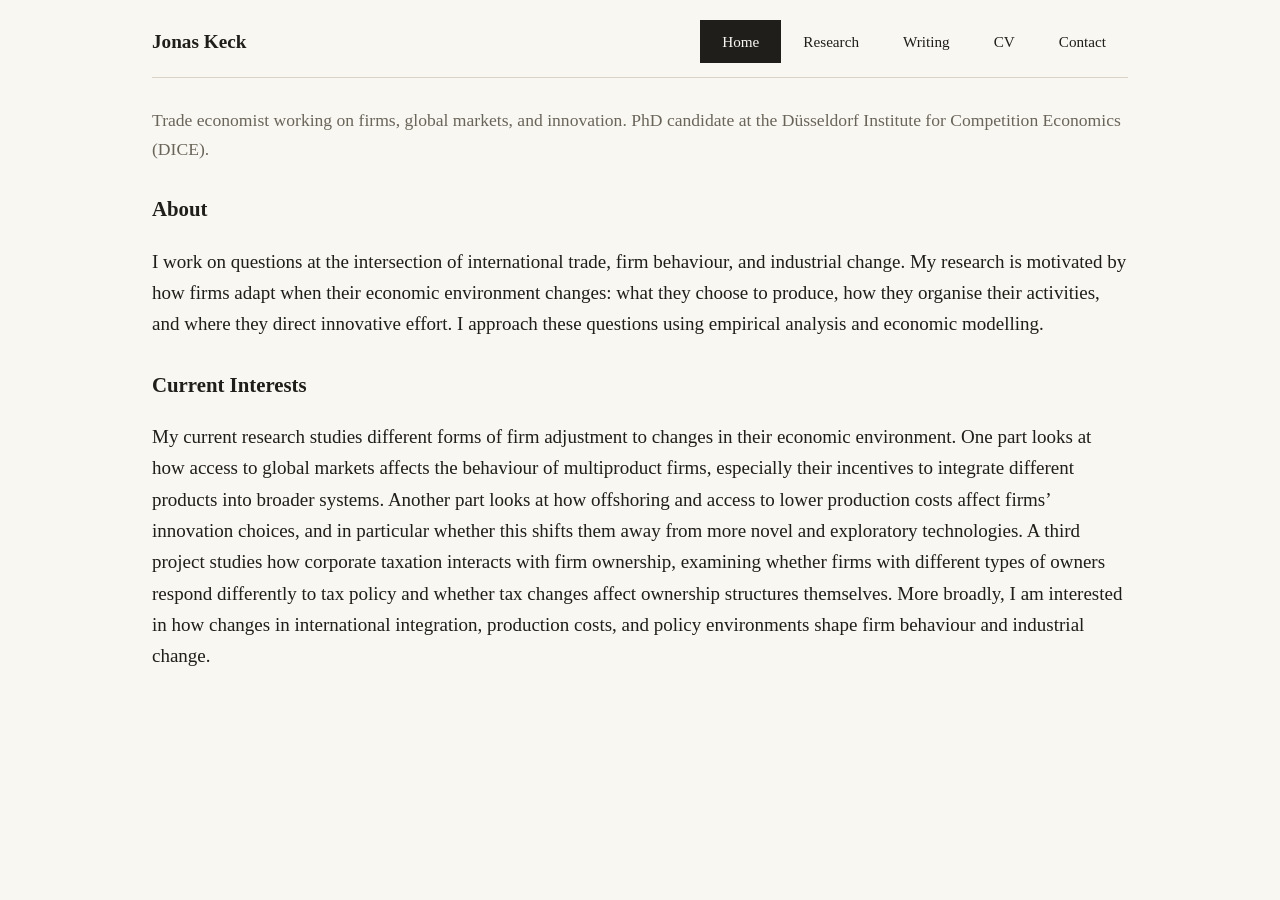
<file: index.html>
<!DOCTYPE html>
<html lang="en">
<head>
  <meta charset="UTF-8" />
  <meta name="viewport" content="width=device-width, initial-scale=1.0" />
  <title>Jonas Keck | Home</title>
  <link rel="stylesheet" href="style.css" />
</head>
<body>
  <div class="site-container">
    <header class="site-header">
      <div class="site-title"><a href="index.html">Jonas Keck</a></div>
      <nav class="site-nav">
        <a href="index.html" class="active">Home</a>
        <a href="research.html">Research</a>
        <a href="writing.html">Writing</a>
        <a href="cv.html">CV</a>
        <a href="contact.html">Contact</a>
      </nav>
    </header>

    <main class="page-content">
      <section class="hero">
        <p class="tagline">Trade economist working on firms, global markets, and innovation. PhD candidate at the Düsseldorf Institute for Competition Economics (DICE).</p>
      </section>

      <section class="content-block">
        <h2>About</h2>
        <p>
        I work on questions at the intersection of international trade, firm behaviour, and industrial change. My research is motivated by how firms adapt when their economic environment changes: what they choose to produce, how they organise their activities, and where they direct innovative effort. I approach these questions using empirical analysis and economic modelling.
        </p>
      </section>

      <section class="content-block">
        <h2>Current Interests</h2>
        <p>
          My current research studies different forms of firm adjustment to changes in their economic environment. One part looks at how access to global markets affects the behaviour of multiproduct firms, especially their incentives to integrate different products into broader systems. Another part looks at how offshoring and access to lower production costs affect firms’ innovation choices, and in particular whether this shifts them away from more novel and exploratory technologies. A third project studies how corporate taxation interacts with firm ownership, examining whether firms with different types of owners respond differently to tax policy and whether tax changes affect ownership structures themselves. More broadly, I am interested in how changes in international integration, production costs, and policy environments shape firm behaviour and industrial change.
        </p>  
        </section>
    </main>
  </div>
</body>
</html>
</file>
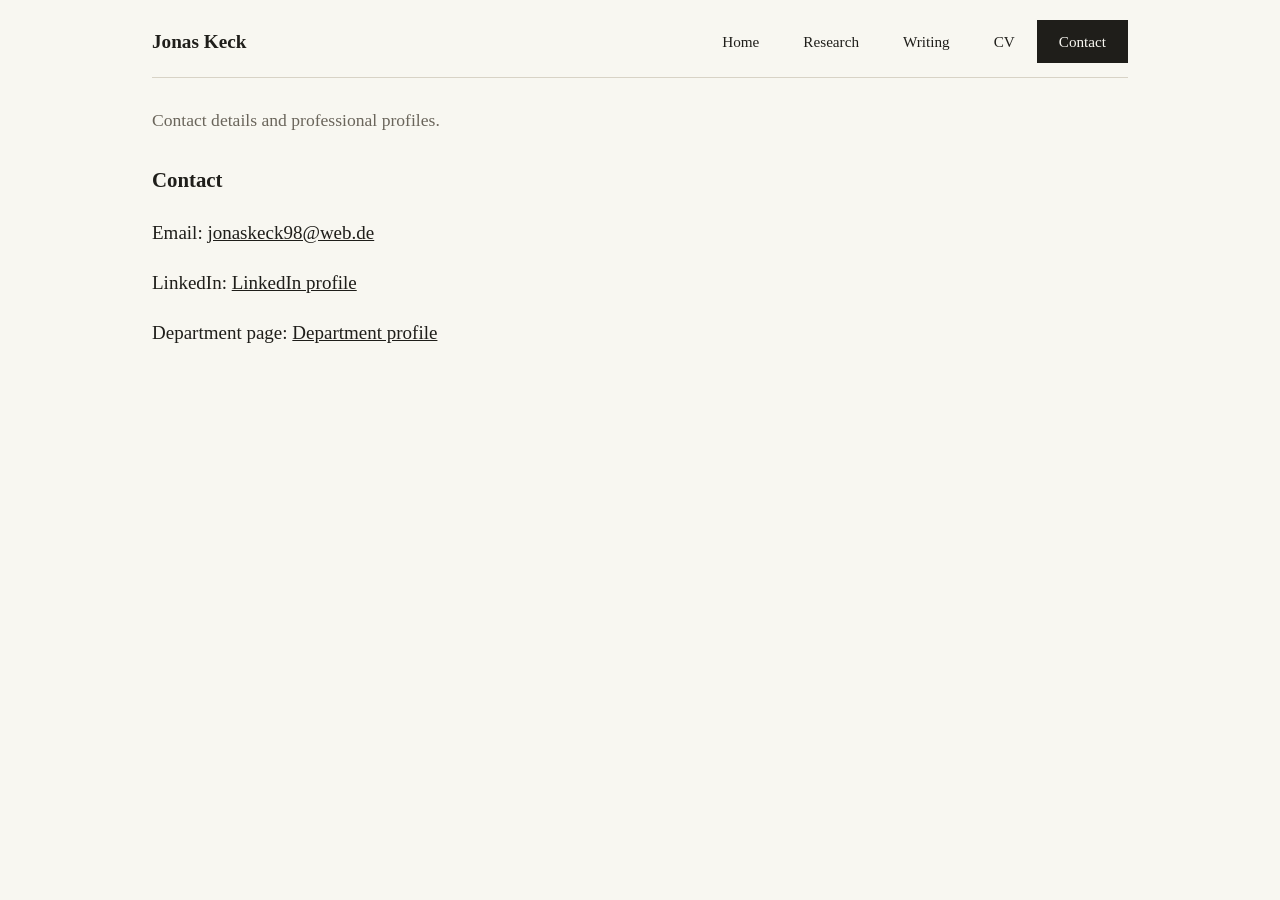
<file: contact.html>
<!DOCTYPE html>
<html lang="en">
<head>
  <meta charset="UTF-8" />
  <meta name="viewport" content="width=device-width, initial-scale=1.0" />
  <title>Jonas Keck | Contact</title>
  <link rel="stylesheet" href="style.css" />
</head>
<body>
  <div class="site-container">
    <header class="site-header">
      <div class="site-title"><a href="index.html">Jonas Keck</a></div>
      <nav class="site-nav">
        <a href="index.html">Home</a>
        <a href="research.html">Research</a>
        <a href="writing.html">Writing</a>
        <a href="cv.html">CV</a>
        <a href="contact.html" class="active">Contact</a>
      </nav>
    </header>

    <main class="page-content">
      <section class="hero">
        <p class="tagline">
          Contact details and professional profiles.
        </p>
      </section>

      <section class="content-block">
        <h2>Contact</h2>
        <p>Email: <a href="mailto:jonaskeck98@web.de">jonaskeck98@web.de</a></p>
        <p>
          LinkedIn:
          <a href="https://www.linkedin.com/in/jmkeck/" target="_blank" rel="noopener noreferrer">LinkedIn profile</a>
        </p>
        <p>
          Department page:
          <a href="https://www.dice.hhu.de/en/dice/people/doctoral-researchers/jonas-keck-msc" target="_blank" rel="noopener noreferrer">Department profile</a>
        </p>
      </section>
    </main>
  </div>
</body>
</html>
</file>
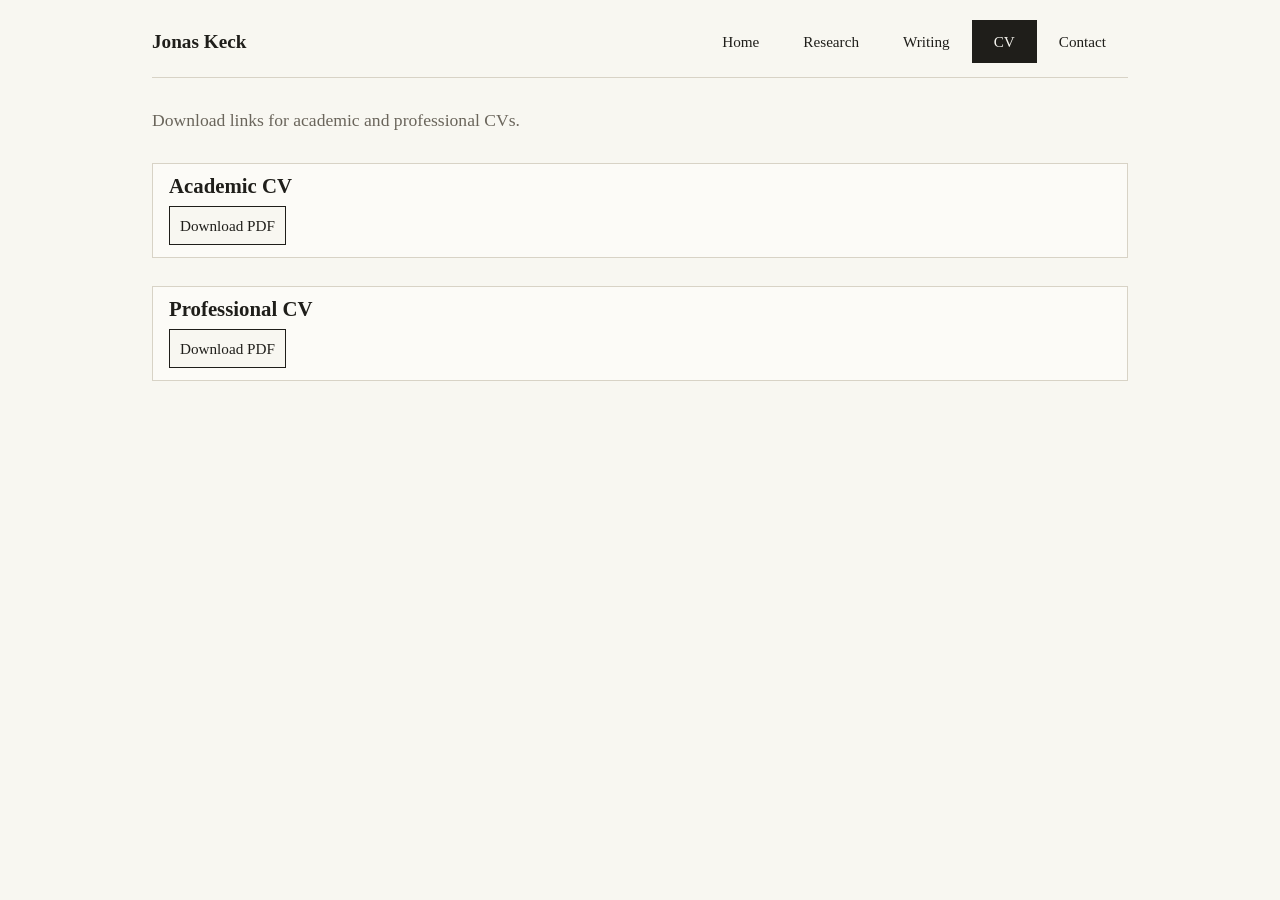
<file: cv.html>
<!DOCTYPE html>
<html lang="en">
<head>
  <meta charset="UTF-8" />
  <meta name="viewport" content="width=device-width, initial-scale=1.0" />
  <title>Jonas Keck | CV</title>
  <link rel="stylesheet" href="style.css" />
</head>
<body>
  <div class="site-container">
    <header class="site-header">
      <div class="site-title"><a href="index.html">Jonas Keck</a></div>
      <nav class="site-nav">
        <a href="index.html">Home</a>
        <a href="research.html">Research</a>
        <a href="writing.html">Writing</a>
        <a href="cv.html" class="active">CV</a>
        <a href="contact.html">Contact</a>
      </nav>
    </header>

    <main class="page-content">
      <section class="hero">
        <p class="tagline">
          Download links for academic and professional CVs.
        </p>
      </section>

      <section class="entry-list">
        <article class="entry-card">
          <h2>Academic CV</h2>
          <a class="download-link" href="files/cv/cv_jonas_keck_academic.pdf" download>Download PDF</a>
        </article>

        <article class="entry-card">
          <h2>Professional CV</h2>
          <a class="download-link" href="files/cv/cv_jonas_keck_professional.pdf" download>Download PDF</a>
        </article>
      </section>
    </main>
  </div>
</body>
</html>
</file>
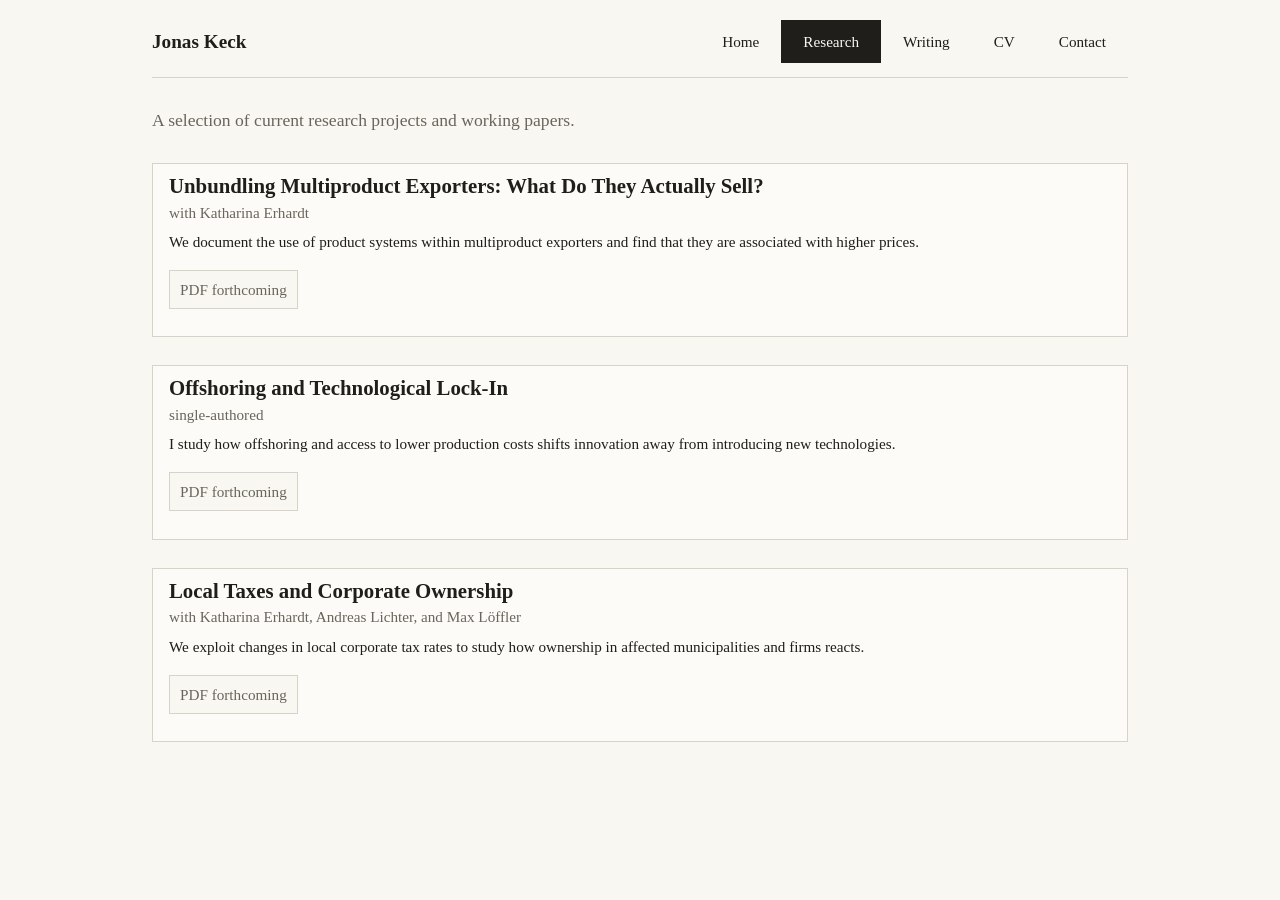
<file: research.html>
<!DOCTYPE html>
<html lang="en">
<head>
  <meta charset="UTF-8" />
  <meta name="viewport" content="width=device-width, initial-scale=1.0" />
  <title>Jonas Keck | Research</title>
  <link rel="stylesheet" href="style.css" />
</head>
<body>
  <div class="site-container">
    <header class="site-header">
      <div class="site-title"><a href="index.html">Jonas Keck</a></div>
      <nav class="site-nav">
        <a href="index.html">Home</a>
        <a href="research.html" class="active">Research</a>
        <a href="writing.html">Writing</a>
        <a href="cv.html">CV</a>
        <a href="contact.html">Contact</a>
      </nav>
    </header>

    <main class="page-content">
      <section class="hero">
        <p class="tagline">
          A selection of current research projects and working papers.
        </p>
      </section>

      <section class="entry-list">
        <article class="entry-card">
          <h2>Unbundling Multiproduct Exporters: What Do They Actually Sell?</h2>
          <p class="meta">with Katharina Erhardt</p>
          <p class="entry-summary">
            We document the use of product systems within multiproduct exporters and find that they are associated with higher prices.
          </p>
          <p class="download-placeholder">PDF forthcoming</p>
        </article>

        <article class="entry-card">
          <h2>Offshoring and Technological Lock-In</h2>
          <p class="meta">single-authored</p>
            <p class="entry-summary">
              I study how offshoring and access to lower production costs shifts innovation away from introducing new technologies.
            </p>
          <!--
          <details class="entry-abstract">
            <summary>Show abstract</summary>
            <p>
              The ability to move parts of the production process offshore allows firms to reduce their unit costs through lower wage bills. I investigate how this change in their cost structure affects the exploration of new technologies. Previous studies have focused on the effect of offshoring on the volume of innovation and the trade-off between product and process innovation, whilst I focus on its effect on the technological direction of innovation. Using the economic integration of Central and Eastern European countries since the 1990s, I find that industries with a higher initial exposure to this offshoring shock are less likely to file patents in technology classes that are new to the sector. Patenting in these industries is also more concentrated in a narrower set of technology classes. These technologies tend to be legacy technologies that were already used before the offshoring shock. I rationalise these patterns in a simple two-period model in which a firm chooses between continuing with a legacy technology or replacing it with a superior new version. Offshoring increases the opportunity cost of switching technologies, delaying technological transition.
            </p>
          </details>
          -->
          <p class="download-placeholder">PDF forthcoming</p>
        </article>

        <article class="entry-card">
          <h2>Local Taxes and Corporate Ownership</h2>
          <p class="meta">with Katharina Erhardt, Andreas Lichter, and Max Löffler</p>
          <p class="entry-summary">
            We exploit changes in local corporate tax rates to study how ownership in affected municipalities and firms reacts.
          </p>
          <p class="download-placeholder">PDF forthcoming</p>
        </article>
      </section>
    </main>
  </div>
</body>
</html>
</file>
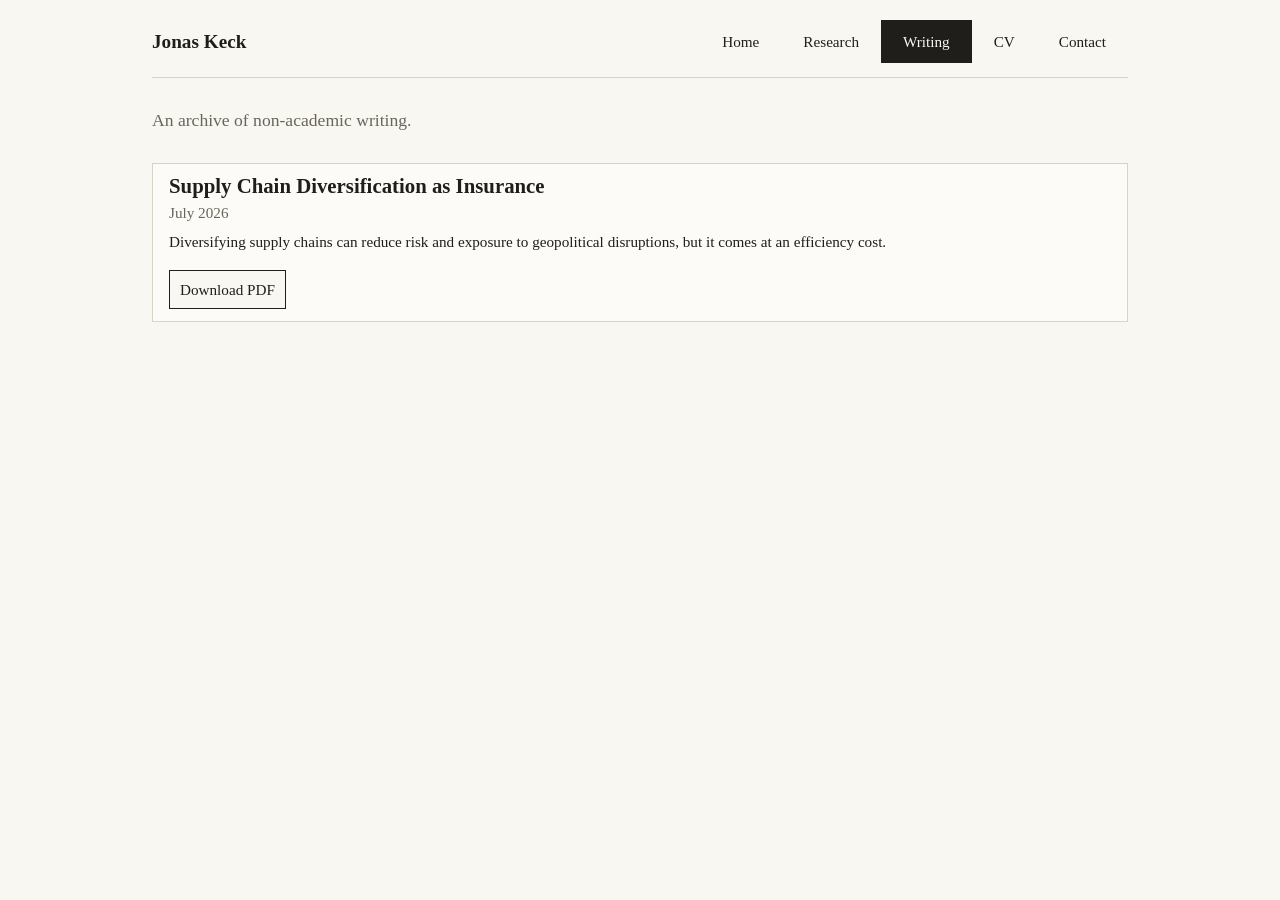
<file: writing.html>
<!DOCTYPE html>
<html lang="en">
<head>
  <meta charset="UTF-8" />
  <meta name="viewport" content="width=device-width, initial-scale=1.0" />
  <title>Jonas Keck | Writing</title>
  <link rel="stylesheet" href="style.css" />
</head>
<body>
  <div class="site-container">
    <header class="site-header">
      <div class="site-title"><a href="index.html">Jonas Keck</a></div>
      <nav class="site-nav">
        <a href="index.html">Home</a>
        <a href="research.html">Research</a>
        <a href="writing.html" class="active">Writing</a>
        <a href="cv.html">CV</a>
        <a href="contact.html">Contact</a>
      </nav>
    </header>

    <main class="page-content">
      <section class="hero">
        <p class="tagline">
          An archive of non-academic writing.
        </p>
      </section>

      <section class="entry-list">
        <article class="entry-card">
          <h2>Supply Chain Diversification as Insurance</h2>
          <p class="meta">July 2026</p>
            <p class="entry-summary">
              Diversifying supply chains can reduce risk and exposure to geopolitical disruptions, but it comes at an efficiency cost.
            </p>
          <a class="download-link" href="files/writing/supply_chain_diversification.pdf" download>Download PDF</a>
        </article>

        <!--
        <article class="entry-card">
          <h2>Placeholder Writing Title Two</h2>
          <p class="meta">Date: Month Year</p>
            <p class="entry-summary">
              This is placeholder summary text. Replace this with a one- or two-sentence summaryof the note.
            </p>
          <p class="download-placeholder">PDF forthcoming</p>
        </article>
        -->
      </section>
    </main>
  </div>
</body>
</html>
</file>
<file: style.css>
:root {
  --bg: rgb(248, 247, 241);
  --text: rgb(31, 30, 26);
  --muted: rgb(106, 101, 91);
  --line: rgb(216, 211, 198);
  --accent: rgb(31, 30, 26);
  --card: rgb(252, 251, 247);
}

* {
  box-sizing: border-box;
}

body {
  margin: 0;
  background: var(--bg);
  color: var(--text);
  font-family: Georgia, "Iowan Old Style", "Palatino Linotype", "Book Antiqua",
    Garamond, "Times New Roman", serif;
  line-height: 1.65;
  font-size: 19px;
}

.site-container {
  max-width: 1040px;
  margin: 0 auto;
  padding: 0 32px 64px;
}

.site-header {
  display: flex;
  justify-content: space-between;
  align-items: center;
  padding: 20px 0 14px;
  border-bottom: 1px solid var(--line);
  margin-bottom: 28px;
  flex-wrap: wrap;
  gap: 10px;
  position: relative;
}

.site-header::before {
  content: "";
  position: absolute;
  top: -10px;
  left: 0;
  right: 0;
  height: 3px;
  background: var(--accent);
}

.site-title a {
  text-decoration: none;
  color: var(--text);
  font-size: 1.2rem;
  font-weight: 600;
}

.site-nav {
  display: flex;
  gap: 0;
  flex-wrap: wrap;
  align-items: stretch;
}

.site-nav a {
  text-decoration: none;
  color: var(--text);
  font-size: 0.95rem;
  padding: 14px 22px;
  display: inline-flex;
  align-items: center;
  justify-content: center;
  line-height: 1;
  transition: background-color 0.2s ease, color 0.2s ease;
}

.site-nav a:hover {
  background: var(--accent);
  color: var(--bg);
}

.site-nav a.active {
  background: var(--accent);
  color: var(--bg);
}

.page-content h1 {
  font-size: 2.1rem;
  margin: 0 0 14px;
  font-weight: 600;
}

.page-content h2 {
  font-size: 1.3rem;
  margin: 0 0 10px;
  font-weight: 600;
}

.hero {
  margin-bottom: 28px;
}

.tagline {
  color: var(--muted);
  font-size: 1.1rem;
  margin-top: 6px;
}

.content-block,
.page-intro,
.entry-card {
  margin-bottom: 28px;
}

.entry-card {
  background: var(--card);
  border: 1px solid var(--line);
  padding: 12px 16px;
  border-radius: 0px;
}

.entry-card h2 {
  font-size: 1.3rem;
  margin-bottom: 3px;
  line-height: 1.0;
}

.entry-card p {
  font-size: 0.95rem;
}

.entry-card .meta {
  margin-top: 0;
  margin-bottom: 4px;
}

.entry-card .link-placeholder {
  margin-top: 6px;
}

.entry-summary {
  font-size: 0.95rem;
  margin-top: 0;
  margin-bottom: 10px;
}

.entry-abstract {
  margin-top: 0;
  margin-bottom: 10px;
}

.entry-abstract summary {
  cursor: pointer;
  font-size: 0.95rem;
  color: var(--accent);
  margin-bottom: 8px;
}

.entry-abstract p {
  font-size: 0.95rem;
  margin-top: 8px;
  margin-bottom: 0;
}

.meta {
  color: var(--muted);
  font-size: 0.95rem;
  margin-bottom: 10px;
}

.link-placeholder {
  color: var(--accent);
  font-size: 0.95rem;
  margin-top: 12px;
}

.download-placeholder {
  display: inline-block;
  margin-top: 6px;
  padding: 6px 10px;
  border: 1px solid var(--line);
  color: var(--muted);
  background: var(--bg);
  font-size: 0.95rem;
}

.download-link {
  display: inline-block;
  margin-top: 6px;
  padding: 6px 10px;
  border: 1px solid var(--accent);
  color: var(--accent);
  background: var(--bg);
  font-size: 0.95rem;
  text-decoration: none;
}

.download-link:hover {
  background: var(--accent);
  color: var(--bg);
}

.quick-links ul {
  margin: 0;
  padding-left: 20px;
}

.quick-links a {
  color: var(--accent);
  text-decoration: none;
}

.quick-links a:hover {
  text-decoration: underline;
}

a {
  color: var(--accent);
}

@media (max-width: 640px) {
  body {
    font-size: 17px;
  }

  .site-header {
    align-items: flex-start;
  }

  .page-content h1 {
    font-size: 1.8rem;
  }
}
</file>
